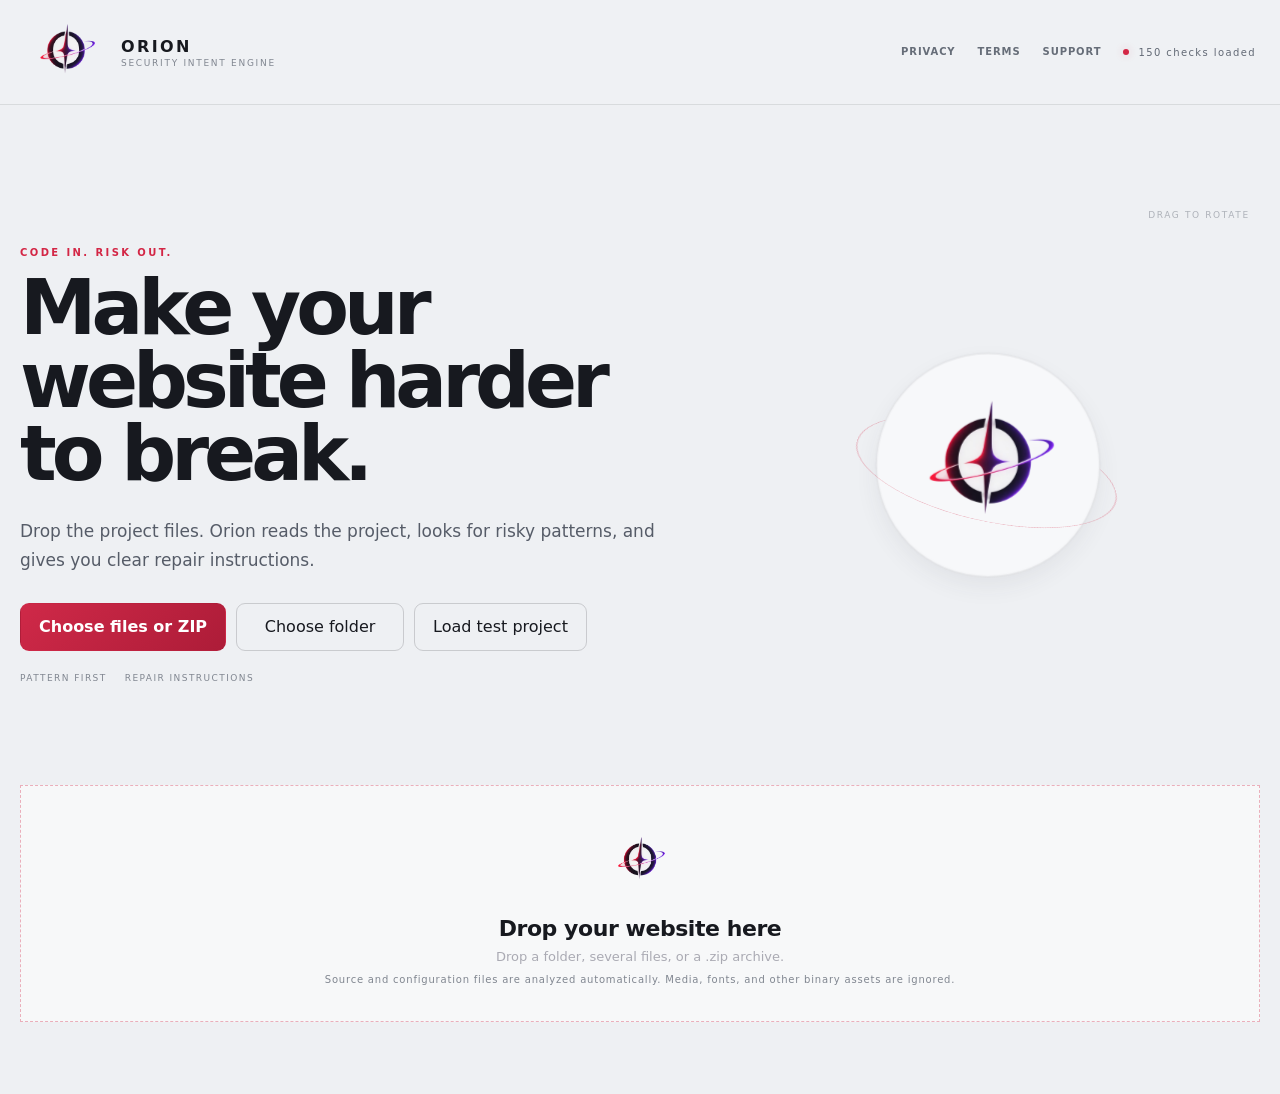
<file: index.html>
<!doctype html>
<html lang="en">
<head>
  <meta charset="utf-8" />
  <meta name="viewport" content="width=device-width, initial-scale=1" />
  <meta name="description" content="A deterministic website security intent engine that finds risky code and compiles repair instructions." />
  <title>ORION — Security Intent Engine</title>
  <link rel="icon" href="orion-favicon-64.png?v=3" type="image/png" sizes="64x64" />
  <link rel="icon" href="orion-favicon-256.png?v=3" type="image/png" sizes="256x256" />
  <link rel="apple-touch-icon" href="orion-favicon-180.png?v=3" sizes="180x180" />
  <meta name="theme-color" content="#f0f1f4" />
  <link rel="shortcut icon" href="orion-favicon-32.png?v=3" type="image/png" />
  <link rel="stylesheet" href="styles.css" />
</head>
<body>
  <div class="bg-grid" aria-hidden="true"></div>
  <div class="noise" aria-hidden="true"></div>

  <header class="topbar">
    <div class="brand" aria-label="ORION Security Intent Engine">
      <div class="brand-mark" id="brandMark" aria-hidden="true"><img src="orion-icon.webp" alt="" /></div>
      <div>
        <div class="brand-name">ORION</div>
        <div class="brand-sub">SECURITY INTENT ENGINE</div>
      </div>
    </div>
    <nav class="top-nav" aria-label="Primary">
      <a href="privacy.html">Privacy</a>
      <a href="terms.html">Terms</a>
      <a href="mailto:dewifystores@gmail.com">Support</a>
    </nav>
    <div class="top-status">
      <span class="status-dot"></span>
      <span id="engineCount">0 rules loaded</span>
    </div>
  </header>

  <main class="shell">
    <section class="hero" id="hero">
      <div class="hero-copy">
        <p class="eyebrow">CODE IN. RISK OUT.</p>
        <h1>Make your website harder to break.</h1>
        <p class="lede">Drop the project files. Orion reads the project, looks for risky patterns, and gives you clear repair instructions.</p>
        <div class="hero-actions">
          <button class="btn btn-primary" id="chooseBtn" aria-haspopup="menu" aria-expanded="false">Choose files or ZIP</button>
          <button class="btn btn-ghost" id="folderBtn">Choose folder</button>
          <div class="picker-menu hidden" id="pickerMenu" role="menu" aria-label="Choose project source">
            <button type="button" role="menuitem" id="pickFilesBtn">Files or ZIP</button>
            <button type="button" role="menuitem" id="pickFolderBtn">Folder</button>
          </div>
          <button class="btn btn-ghost" id="demoBtn">Load test project</button>
          <input id="fileInput" type="file" hidden multiple />
          <input id="folderInput" type="file" hidden multiple webkitdirectory directory />
          <input id="addFilesInput" type="file" hidden multiple />
          <input id="addFolderInput" type="file" hidden multiple webkitdirectory directory />
        </div>
        <div class="trust-row">
          <span>PATTERN FIRST</span>
          <span>REPAIR INSTRUCTIONS</span>
        </div>
      </div>

      <div class="scene-wrap" id="sceneWrap" aria-label="Interactive 3D security core">
        <div class="scene-hint">DRAG TO ROTATE</div>
        <div class="scene">
          <div class="core" id="core" aria-hidden="true">
            <div class="core-plate">
              <span class="core-glow core-glow-red"></span>
              <img class="core-emblem" src="orion-icon.webp" alt="" />
              <span class="core-glow core-glow-purple"></span>
            </div>
            <div class="core-edge"></div>
          </div>
          <div class="orbit orbit-a"></div>
          <div class="orbit orbit-b"></div>
          <div class="orbit orbit-c"></div>
          <div class="particle p1"></div><div class="particle p2"></div><div class="particle p3"></div><div class="particle p4"></div>
        </div>
      </div>
    </section>

    <section class="drop-zone" id="dropZone" tabindex="0" aria-label="Drop website files here">
      <div class="drop-icon" aria-hidden="true"><img src="orion-icon.webp" alt="" /></div>
      <div class="drop-title">Drop your website here</div>
      <div class="drop-meta">Drop a folder, several files, or a .zip archive.</div>
      <div class="drop-sub">Source and configuration files are analyzed automatically. Media, fonts, and other binary assets are ignored.</div>
    </section>

    <section class="scan-panel hidden" id="scanPanel">
      <div class="panel-head">
        <div>
          <p class="eyebrow">SECURITY CHECK</p>
          <h2 id="projectName">Untitled project</h2>
        </div>
        <div class="panel-head-actions"><button class="text-btn" id="addMoreBtn">Add more</button><button class="text-btn" id="rescanBtn">Rescan</button><div class="loaded-status" id="loadedStatus">0 files loaded</div><div class="scan-state" id="scanState">READY</div></div>
      </div>

      <div class="telemetry-grid">
        <div class="metric-card"><span>Files</span><strong id="metricFiles">0</strong><small id="metricFilesHint">source files</small></div>
        <div class="metric-card"><span>Checks</span><strong id="metricRules">0</strong><small>security checks</small></div>
        <div class="metric-card"><span>Problems</span><strong id="metricFindings">0</strong><small id="metricFindingsHint">waiting</small></div>
        <div class="metric-card"><span>Security score</span><strong id="metricScore">—</strong><small>higher is better</small></div>
      </div>

      <section class="plain-summary" id="plainSummary" aria-live="polite">
        <div class="plain-summary-mark" aria-hidden="true"></div>
        <div>
          <div class="plain-summary-kicker">AT A GLANCE</div>
          <div class="plain-summary-title" id="plainSummaryTitle">Orion is ready.</div>
          <div class="plain-summary-copy" id="plainSummaryCopy">Here is what needs attention and where it came from.</div>
        </div>
      </section>

      <div class="scan-progress-wrap">
        <div class="progress-label"><span id="progressText">Ready to scan</span><span id="progressPct">0%</span></div>
        <div class="progress-track"><div class="progress-fill" id="progressFill"></div></div>
      </div>

      <section class="findings-section">
        <div class="section-head">
          <div>
            <p class="eyebrow">WHAT ORION FOUND</p>
            <h3>What Orion found.</h3>
            <p>Each item shows what was found, why it matters, and what should change.</p>
          </div>
          <div class="section-head-actions"><button class="text-btn hidden" id="copyVisibleBtn">Copy visible</button><button class="text-btn hidden" id="copySummaryBtn">Copy summary</button></div>
        </div>
        <div class="finding-tools"><label class="finding-search"><span class="sr-only">Search findings</span><input id="findingSearch" type="search" placeholder="Search findings, files, rules…" autocomplete="off" /></label><button class="text-btn hidden" id="clearFindingSearch">Clear</button></div>
        <div class="filters" id="filters">
          <button class="filter active" data-filter="all">All</button>
          <button class="filter" data-filter="critical">Urgent</button>
          <button class="filter" data-filter="high">Important</button>
          <button class="filter" data-filter="medium">Fix</button>
          <button class="filter" data-filter="low">Check</button>
          <button class="filter" data-filter="advisory">Review</button>
        </div>
        <div class="finding-list" id="findingList">
          <div class="empty-state"><span class="empty-line"></span><span>No scan yet.</span></div>
        </div>
        <div class="finding-overflow hidden" id="findingOverflow">
          <button class="see-all-btn" id="seeAllBtn" type="button">See all findings</button>
        </div>
      </section>

      <section class="prompt-card hidden" id="promptCard">
        <div class="card-head">
          <div><h3>Repair instructions</h3><p>Orion can write focused repair instructions for Claude, Kimi, or another coding agent.</p></div>
          <div class="prompt-actions">
            <button class="text-btn" id="copyPromptBtn" disabled>Copy prompt</button>
            <button class="btn btn-primary btn-small" id="downloadPromptBtn" disabled>Save instructions</button>
          </div>
        </div>
        <div id="promptOutput" class="prompt-output" role="textbox" aria-readonly="true" tabindex="0" aria-label="Generated repair instructions">Orion will generate the repair instructions after the analysis is completely finished.</div>
      </section>

      <div class="footer-actions">
        <div class="footer-links" aria-label="Site information">
          <a href="privacy.html">Privacy</a>
          <a href="terms.html">Terms</a>
          <a href="mailto:dewifystores@gmail.com">Support</a>
        </div>
        <div class="footer-actions-buttons">
          <button class="btn btn-ghost" id="downloadReportBtn" disabled>Save security report</button><button class="btn btn-ghost" id="downloadSarifBtn" disabled>Save SARIF</button>
          <button class="btn btn-ghost" id="resetBtn">Start another scan</button>
        </div>
      </div>
    </section>
  </main>

  <div class="toast" id="toast" role="status" aria-live="polite"></div>
  <script src="knowledge.js"></script>
  <script src="pattern-pack.js"></script>
  <script src="engine.js"></script>
  <script src="app.js"></script>
</body>
</html>
</file>
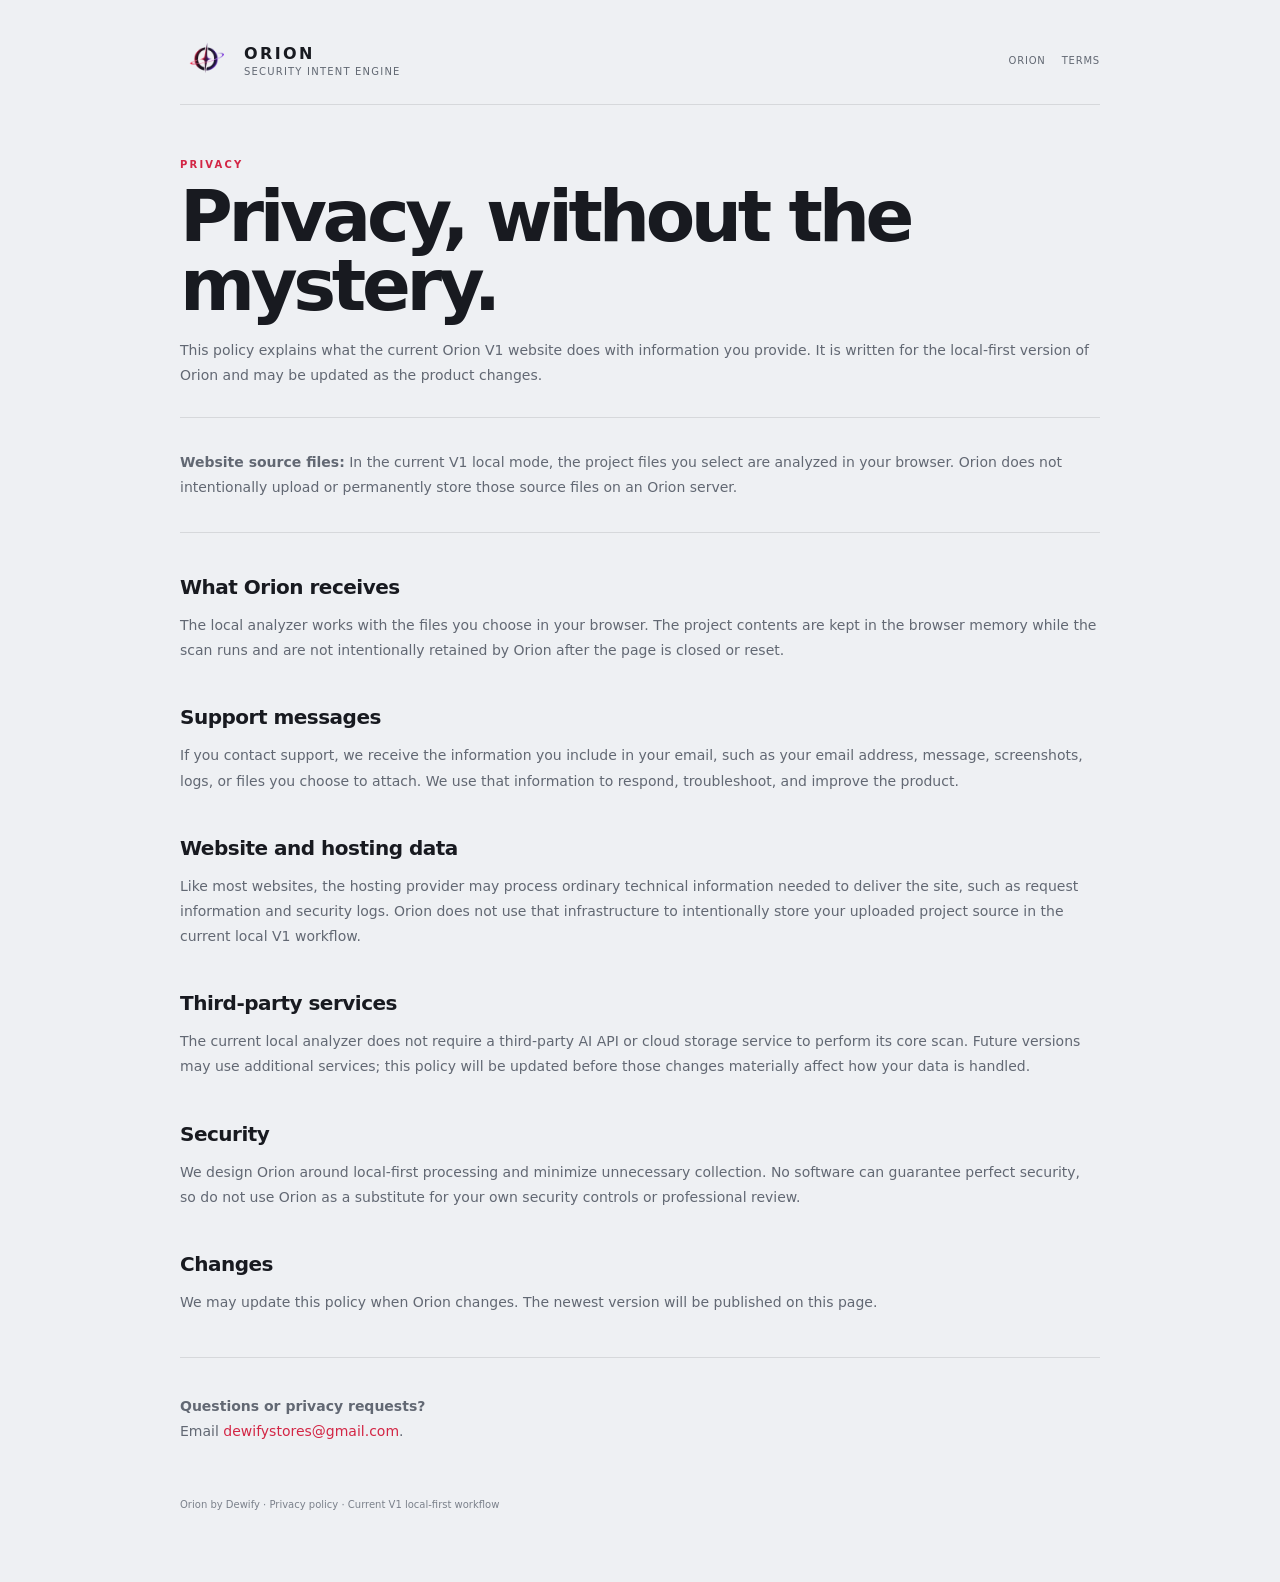
<file: privacy.html>
<!doctype html>
<html lang="en">
<head>
<meta charset="utf-8">
<meta name="viewport" content="width=device-width,initial-scale=1">
<meta name="description" content="Orion privacy policy for the local-first Security Intent Engine.">
<title>ORION — Privacy</title>
<link rel="icon" href="orion-favicon-64.png" type="image/png">
<style>
:root{--bg:#eef0f3;--surface:#fafbfc;--text:#181a20;--muted:#626873;--line:rgba(20,22,28,.11);--red:#d32645;--purple:#6743d0}*{box-sizing:border-box}html{scroll-behavior:auto}body{margin:0;background:var(--bg);color:var(--text);font-family:Inter,ui-sans-serif,system-ui,-apple-system,"Segoe UI",sans-serif}.page{width:min(920px,calc(100% - 32px));margin:0 auto;padding:34px 0 72px}.top{display:flex;align-items:center;gap:12px;border-bottom:1px solid var(--line);padding-bottom:18px}.top img{width:52px;height:52px;object-fit:contain}.brand{font-weight:850;letter-spacing:.15em}.sub{color:var(--muted);font-size:10px;letter-spacing:.12em;margin-top:3px}.nav{display:flex;gap:16px;margin-left:auto;font-size:10px;text-transform:uppercase;letter-spacing:.08em}.nav a{color:var(--muted);text-decoration:none}.nav a:hover{color:var(--red)}main{padding-top:54px}.eyebrow{font-size:10px;letter-spacing:.22em;color:var(--red);font-weight:800}h1{font-size:clamp(42px,7vw,72px);line-height:.96;letter-spacing:-.06em;margin:12px 0 18px}h2{font-size:20px;letter-spacing:-.025em;margin:42px 0 10px}p,li{font-size:14px;line-height:1.8;color:var(--muted)}ul{padding-left:22px}.notice{margin:28px 0;padding:18px 0;border-top:1px solid var(--line);border-bottom:1px solid var(--line)}.contact{margin-top:42px;padding-top:22px;border-top:1px solid var(--line)}.contact a{color:var(--red);text-decoration:none}.footer{margin-top:54px;font-size:10px;color:#7b818b}@media(max-width:680px){.nav{display:none}}
</style>
</head>
<body><div class="page"><header class="top"><img src="orion-icon.webp" alt="Orion"><div><div class="brand">ORION</div><div class="sub">SECURITY INTENT ENGINE</div></div><nav class="nav"><a href="index.html">Orion</a><a href="terms.html">Terms</a></nav></header><main><div class="eyebrow">PRIVACY</div><h1>Privacy, without the mystery.</h1><p>This policy explains what the current Orion V1 website does with information you provide. It is written for the local-first version of Orion and may be updated as the product changes.</p><div class="notice"><p><strong>Website source files:</strong> In the current V1 local mode, the project files you select are analyzed in your browser. Orion does not intentionally upload or permanently store those source files on an Orion server.</p></div><h2>What Orion receives</h2><p>The local analyzer works with the files you choose in your browser. The project contents are kept in the browser memory while the scan runs and are not intentionally retained by Orion after the page is closed or reset.</p><h2>Support messages</h2><p>If you contact support, we receive the information you include in your email, such as your email address, message, screenshots, logs, or files you choose to attach. We use that information to respond, troubleshoot, and improve the product.</p><h2>Website and hosting data</h2><p>Like most websites, the hosting provider may process ordinary technical information needed to deliver the site, such as request information and security logs. Orion does not use that infrastructure to intentionally store your uploaded project source in the current local V1 workflow.</p><h2>Third-party services</h2><p>The current local analyzer does not require a third-party AI API or cloud storage service to perform its core scan. Future versions may use additional services; this policy will be updated before those changes materially affect how your data is handled.</p><h2>Security</h2><p>We design Orion around local-first processing and minimize unnecessary collection. No software can guarantee perfect security, so do not use Orion as a substitute for your own security controls or professional review.</p><h2>Changes</h2><p>We may update this policy when Orion changes. The newest version will be published on this page.</p><div class="contact"><p><strong>Questions or privacy requests?</strong><br>Email <a href="mailto:dewifystores@gmail.com">dewifystores@gmail.com</a>.</p></div></main><div class="footer">Orion by Dewify · Privacy policy · Current V1 local-first workflow</div></div></body></html>
</file>
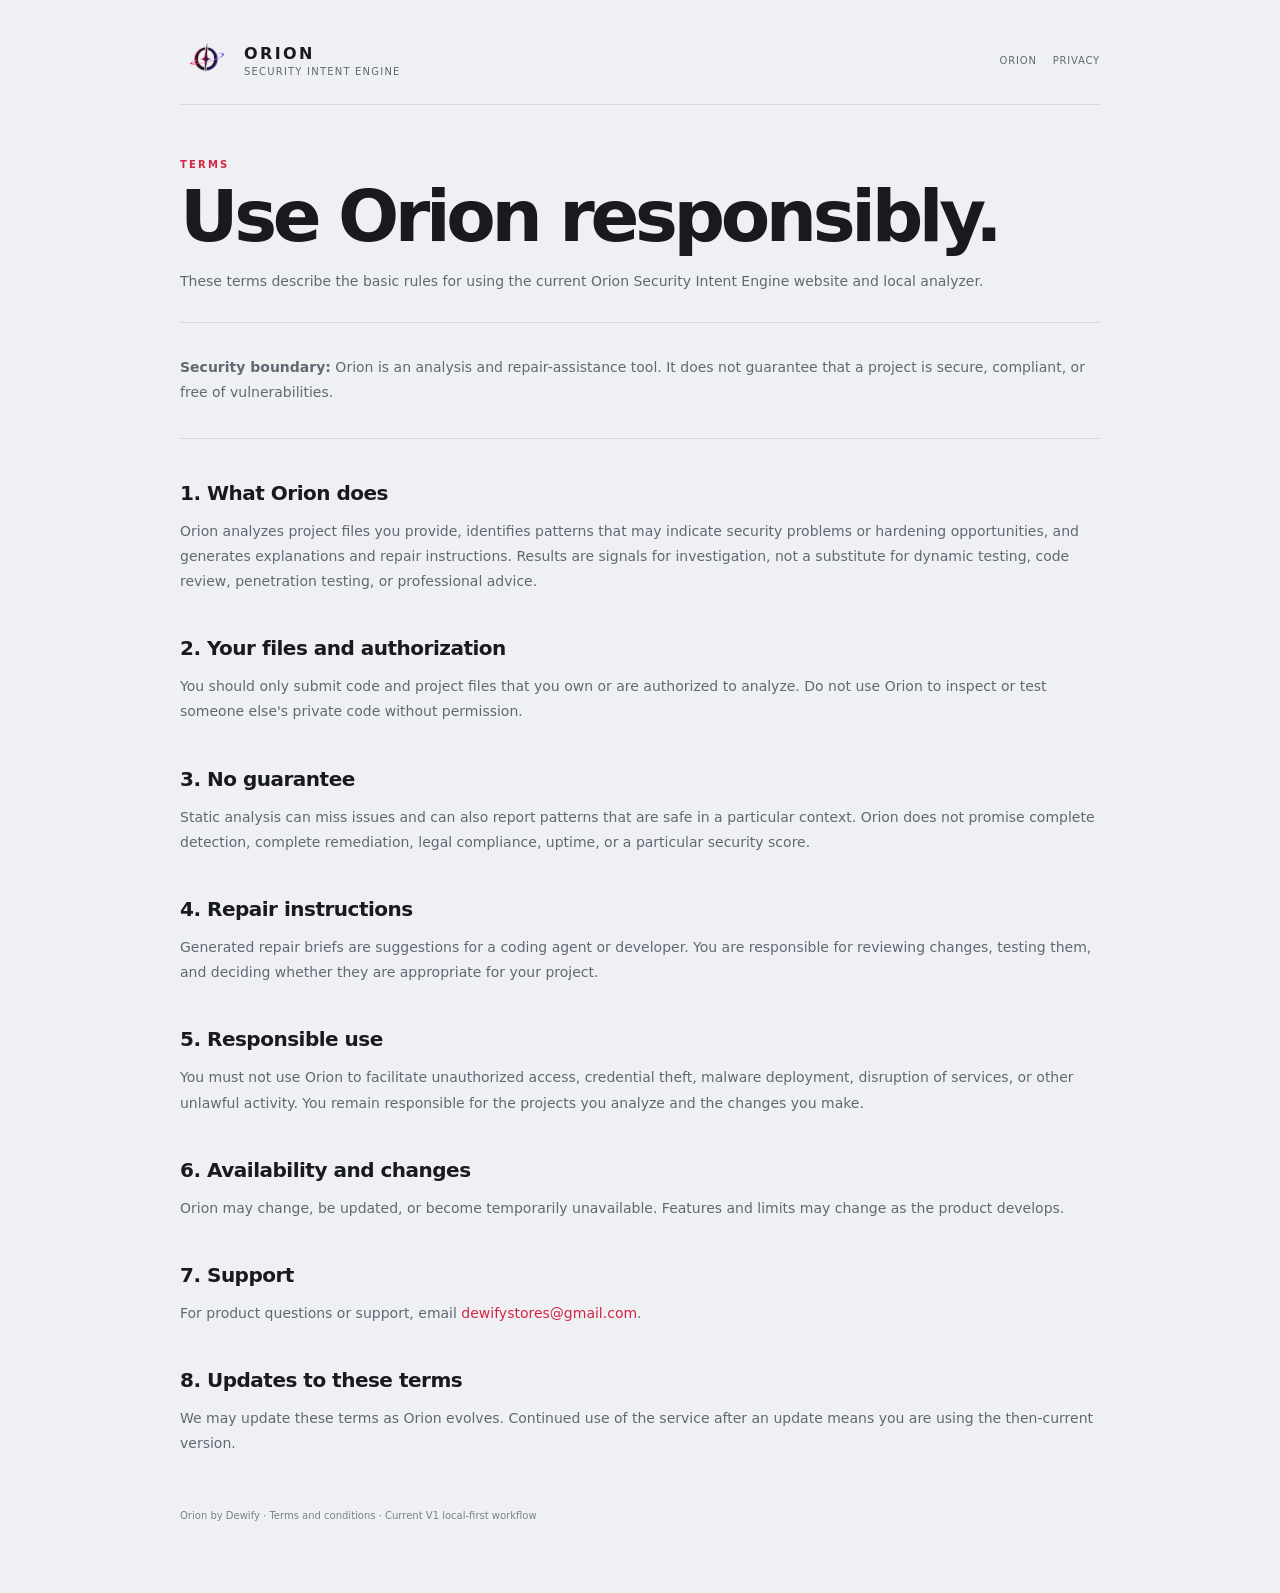
<file: terms.html>
<!doctype html>
<html lang="en">
<head>
<meta charset="utf-8">
<meta name="viewport" content="width=device-width,initial-scale=1">
<meta name="description" content="Orion terms and conditions.">
<title>ORION — Terms</title>
<link rel="icon" href="orion-favicon-64.png" type="image/png">
<style>
:root{--bg:#eef0f3;--text:#181a20;--muted:#626873;--line:rgba(20,22,28,.11);--red:#d32645;--purple:#6743d0}*{box-sizing:border-box}html{scroll-behavior:auto}body{margin:0;background:var(--bg);color:var(--text);font-family:Inter,ui-sans-serif,system-ui,-apple-system,"Segoe UI",sans-serif}.page{width:min(920px,calc(100% - 32px));margin:0 auto;padding:34px 0 72px}.top{display:flex;align-items:center;gap:12px;border-bottom:1px solid var(--line);padding-bottom:18px}.top img{width:52px;height:52px;object-fit:contain}.brand{font-weight:850;letter-spacing:.15em}.sub{color:var(--muted);font-size:10px;letter-spacing:.12em;margin-top:3px}.nav{display:flex;gap:16px;margin-left:auto;font-size:10px;text-transform:uppercase;letter-spacing:.08em}.nav a{color:var(--muted);text-decoration:none}.nav a:hover{color:var(--red)}main{padding-top:54px}.eyebrow{font-size:10px;letter-spacing:.22em;color:var(--red);font-weight:800}h1{font-size:clamp(42px,7vw,72px);line-height:.96;letter-spacing:-.06em;margin:12px 0 18px}h2{font-size:20px;letter-spacing:-.025em;margin:42px 0 10px}p,li{font-size:14px;line-height:1.8;color:var(--muted)}ul{padding-left:22px}.notice{margin:28px 0;padding:18px 0;border-top:1px solid var(--line);border-bottom:1px solid var(--line)}a{color:var(--red);text-decoration:none}.footer{margin-top:54px;font-size:10px;color:#7b818b}@media(max-width:680px){.nav{display:none}}
</style>
</head>
<body><div class="page"><header class="top"><img src="orion-icon.webp" alt="Orion"><div><div class="brand">ORION</div><div class="sub">SECURITY INTENT ENGINE</div></div><nav class="nav"><a href="index.html">Orion</a><a href="privacy.html">Privacy</a></nav></header><main><div class="eyebrow">TERMS</div><h1>Use Orion responsibly.</h1><p>These terms describe the basic rules for using the current Orion Security Intent Engine website and local analyzer.</p><div class="notice"><p><strong>Security boundary:</strong> Orion is an analysis and repair-assistance tool. It does not guarantee that a project is secure, compliant, or free of vulnerabilities.</p></div><h2>1. What Orion does</h2><p>Orion analyzes project files you provide, identifies patterns that may indicate security problems or hardening opportunities, and generates explanations and repair instructions. Results are signals for investigation, not a substitute for dynamic testing, code review, penetration testing, or professional advice.</p><h2>2. Your files and authorization</h2><p>You should only submit code and project files that you own or are authorized to analyze. Do not use Orion to inspect or test someone else's private code without permission.</p><h2>3. No guarantee</h2><p>Static analysis can miss issues and can also report patterns that are safe in a particular context. Orion does not promise complete detection, complete remediation, legal compliance, uptime, or a particular security score.</p><h2>4. Repair instructions</h2><p>Generated repair briefs are suggestions for a coding agent or developer. You are responsible for reviewing changes, testing them, and deciding whether they are appropriate for your project.</p><h2>5. Responsible use</h2><p>You must not use Orion to facilitate unauthorized access, credential theft, malware deployment, disruption of services, or other unlawful activity. You remain responsible for the projects you analyze and the changes you make.</p><h2>6. Availability and changes</h2><p>Orion may change, be updated, or become temporarily unavailable. Features and limits may change as the product develops.</p><h2>7. Support</h2><p>For product questions or support, email <a href="mailto:dewifystores@gmail.com">dewifystores@gmail.com</a>.</p><h2>8. Updates to these terms</h2><p>We may update these terms as Orion evolves. Continued use of the service after an update means you are using the then-current version.</p></main><div class="footer">Orion by Dewify · Terms and conditions · Current V1 local-first workflow</div></div></body></html>
</file>
<file: styles.css>
:root {
  --bg: #e9ebef;
  --panel: rgba(247,248,250,.88);
  --panel-2: rgba(241,243,246,.94);
  --line: rgba(18,20,26,.10);
  --line-strong: rgba(18,20,26,.17);
  --text: #161922;
  --muted: #5e6470;
  --muted-2: #7c818c;
  --violet: #7153d6;
  --violet-2: #5637bd;
  --danger: #d93852;
  --warn: #b87515;
  --ok: #2d8a62;
}
* { box-sizing: border-box; }
html { scroll-behavior: smooth; }
body { margin: 0; min-height: 100vh; background: radial-gradient(circle at 74% 8%, rgba(115,83,214,.11), transparent 25%), radial-gradient(circle at 12% 22%, rgba(217,56,82,.07), transparent 24%), var(--bg); color: var(--text); font-family: Inter, ui-sans-serif, system-ui, -apple-system, BlinkMacSystemFont, "Segoe UI", sans-serif; overflow-x: hidden; }
button, input { font: inherit; }
button { cursor: pointer; }
.hidden { display:none !important; }
.bg-grid { position: fixed; inset: 0; pointer-events: none; opacity: .30; background-image: linear-gradient(rgba(255,255,255,.025) 1px, transparent 1px), linear-gradient(90deg, rgba(255,255,255,.025) 1px, transparent 1px); background-size: 42px 42px; mask-image: linear-gradient(to bottom, black 0%, transparent 85%); }
.noise { position: fixed; inset:0; pointer-events:none; opacity:.035; background-image:url("data:image/svg+xml,%3Csvg xmlns='http://www.w3.org/2000/svg' width='120' height='120'%3E%3Cfilter id='n'%3E%3CfeTurbulence type='fractalNoise' baseFrequency='.85' numOctaves='2' stitchTiles='stitch'/%3E%3C/filter%3E%3Crect width='100%25' height='100%25' filter='url(%23n)' opacity='.18'/%3E%3C/svg%3E"); }
.topbar { position: sticky; top:0; z-index:50; height:72px; padding:0 28px; display:flex; align-items:center; justify-content:space-between; border-bottom:1px solid var(--line); background:rgba(235,237,241,.88); backdrop-filter: none; }
.brand { display:flex; align-items:center; gap:11px; }
.brand-mark { width:34px; height:34px; display:grid; grid-template-columns:1fr 1fr; gap:3px; transform:rotate(-9deg); }
.brand-mark span { display:block; background:linear-gradient(140deg,#fff,rgba(166,124,255,.28)); border:1px solid rgba(255,255,255,.16); box-shadow:0 0 12px rgba(166,124,255,.12); }
.brand-name { font-weight:800; letter-spacing:.12em; font-size:15px; }
.brand-sub { font-size:9px; letter-spacing:.19em; color:var(--muted-2); margin-top:2px; }
.top-status { font-size:10px; letter-spacing:.14em; color:var(--muted); display:flex; align-items:center; gap:9px; }
.status-dot { width:6px; height:6px; border-radius:50%; background:var(--ok); box-shadow:0 0 12px rgba(126,240,181,.7); }
.status-divider { width:1px; height:13px; background:var(--line-strong); }
.shell { width:min(1300px, calc(100% - 40px)); margin:0 auto; padding:40px 0 72px; }
.hero { min-height:640px; display:grid; grid-template-columns:1.1fr .9fr; align-items:center; gap:34px; }
.eyebrow { color:var(--violet); font-size:10px; letter-spacing:.24em; font-weight:800; margin:0 0 14px; }
h1 { font-size:clamp(48px,6vw,86px); line-height:.95; letter-spacing:-.065em; max-width:760px; margin:0; }
.lede { max-width:660px; color:#565c68; font-size:17px; line-height:1.7; margin:26px 0 28px; }
.hero-actions { display:flex; gap:10px; flex-wrap:wrap; }
.btn { border:1px solid var(--line-strong); background:rgba(255,255,255,.03); color:var(--text); height:46px; padding:0 18px; transition:transform .18s ease, background .18s ease, border-color .18s ease; }
.btn:hover { transform:translateY(-2px); background:rgba(255,255,255,.06); border-color:rgba(255,255,255,.24); }
.btn-primary { background:linear-gradient(135deg, #d7cbff, #9d74ff); color:#101014; border-color:transparent; box-shadow:0 12px 28px rgba(116,64,255,.20); font-weight:800; }
.btn-primary:hover { background:linear-gradient(135deg, #eee9ff, #ad8cff); }
.btn-ghost { background:transparent; }
.btn-small { height:40px; padding:0 14px; }
.text-btn { border:0; background:transparent; color:var(--violet); padding:0; font-size:12px; }
.text-btn:disabled, .btn:disabled { opacity:.42; cursor:not-allowed; transform:none; }
.trust-row { display:flex; flex-wrap:wrap; gap:18px; margin-top:22px; color:var(--muted-2); font-size:9px; letter-spacing:.16em; }
.scene-wrap { position:relative; height:560px; display:grid; place-items:center; perspective:1200px; user-select:none; }
.scene { width:360px; height:360px; position:relative; transform-style:preserve-3d; transition:transform .12s ease-out; }
.core { width:160px; height:160px; position:absolute; top:100px; left:100px; transform-style:preserve-3d; transform:rotateX(-22deg) rotateY(32deg) rotateZ(8deg); animation:float 6s ease-in-out infinite; }
.core-face { position:absolute; inset:0; display:grid; place-items:center; border:1px solid rgba(255,255,255,.16); background:linear-gradient(135deg, rgba(255,255,255,.09), rgba(113,59,255,.18)); box-shadow: inset 0 0 35px rgba(255,255,255,.05), 0 0 55px rgba(111,60,255,.13); font-size:42px; font-weight:800; letter-spacing:.08em; color:#eeeaff; backface-visibility:hidden; }
.core-face.front { transform:translateZ(80px); } .core-face.back { transform:rotateY(180deg) translateZ(80px); } .core-face.right { transform:rotateY(90deg) translateZ(80px); } .core-face.left { transform:rotateY(-90deg) translateZ(80px); } .core-face.top { transform:rotateX(90deg) translateZ(80px); } .core-face.bottom { transform:rotateX(-90deg) translateZ(80px); }
.orbit { position:absolute; inset:55px; border:1px solid rgba(166,124,255,.26); border-radius:50%; transform-style:preserve-3d; }
.orbit-a { transform:rotateX(68deg) rotateY(12deg); animation:spin 12s linear infinite; } .orbit-b { inset:35px 72px; transform:rotateY(72deg) rotateX(12deg); animation:spinReverse 15s linear infinite; } .orbit-c { inset:85px 22px; transform:rotateZ(78deg) rotateX(28deg); animation:spin 18s linear infinite; }
.particle { position:absolute; width:6px; height:6px; border-radius:50%; background:#e8deff; box-shadow:0 0 16px rgba(176,137,255,.8); }
.p1 { top:54px; left:230px; } .p2 { top:256px; left:58px; } .p3 { bottom:48px; right:68px; } .p4 { top:112px; right:24px; }
.scene-hint { position:absolute; top:5px; right:10px; color:var(--muted-2); font-size:9px; letter-spacing:.18em; }
@keyframes float { 0%,100% { transform:rotateX(-22deg) rotateY(32deg) rotateZ(8deg) translateY(0); } 50% { transform:rotateX(-22deg) rotateY(32deg) rotateZ(8deg) translateY(-18px); } } @keyframes spin { to { transform:rotateX(68deg) rotateY(12deg) rotateZ(360deg); } } @keyframes spinReverse { to { transform:rotateY(72deg) rotateX(12deg) rotateZ(-360deg); } }
.drop-zone { min-height:230px; border:1px dashed rgba(166,124,255,.42); background:linear-gradient(180deg, rgba(166,124,255,.035), rgba(255,255,255,.012)); display:grid; place-items:center; align-content:center; text-align:center; padding:36px; position:relative; overflow:hidden; transition:border-color .18s ease, background .18s ease, transform .18s ease; }
.drop-zone::before { content:""; position:absolute; inset:-1px; background:linear-gradient(90deg, transparent, rgba(166,124,255,.09), transparent); transform:translateX(-100%); }
.drop-zone:hover::before, .drop-zone.dragging::before { animation:sweep 1.2s ease; }
.drop-zone.dragging { border-color:rgba(214,203,255,.9); background:rgba(166,124,255,.07); transform:translateY(-2px); }
@keyframes sweep { to { transform:translateX(100%); } }
.drop-icon { width:48px; height:48px; border:1px solid rgba(255,255,255,.14); display:grid; place-items:center; color:var(--violet); font-size:24px; margin-bottom:14px; }
.drop-title { font-size:22px; font-weight:800; letter-spacing:-.02em; } .drop-meta { color:#aaaab3; margin-top:8px; font-size:13px; } .drop-sub { color:var(--muted-2); font-size:10px; margin-top:10px; letter-spacing:.08em; }
.scan-panel { margin-top:22px; border:1px solid var(--line); background:var(--panel); box-shadow:0 24px 80px rgba(0,0,0,.25); }
.panel-head { display:flex; align-items:flex-start; justify-content:space-between; padding:24px 24px 18px; border-bottom:1px solid var(--line); } .panel-head h2 { margin:0; font-size:24px; letter-spacing:-.03em; }
.scan-state { padding:7px 10px; border:1px solid var(--line-strong); font-size:9px; letter-spacing:.18em; color:var(--muted); }
.telemetry-grid { display:grid; grid-template-columns:repeat(4,1fr); border-bottom:1px solid var(--line); } .metric-card { padding:18px 20px; border-right:1px solid var(--line); } .metric-card:last-child { border-right:0; } .metric-card span { display:block; font-size:10px; letter-spacing:.12em; color:var(--muted-2); text-transform:uppercase; } .metric-card strong { display:block; font-size:30px; margin:6px 0 3px; letter-spacing:-.04em; } .metric-card small { color:var(--muted); font-size:10px; }
.plain-summary { margin:18px 24px 0; padding:18px 20px; border:1px solid rgba(166,124,255,.22); background:linear-gradient(90deg, rgba(166,124,255,.07), rgba(255,255,255,.018)); display:flex; gap:14px; align-items:flex-start; box-shadow:inset 0 1px 0 rgba(255,255,255,.035); }
.plain-summary-mark { width:10px; height:10px; margin-top:5px; border:1px solid rgba(220,209,255,.9); box-shadow:0 0 18px rgba(166,124,255,.55); flex:0 0 auto; }
.plain-summary-kicker { color:var(--muted-2); font-size:9px; letter-spacing:.17em; margin-bottom:5px; }
.plain-summary-title { font-size:15px; font-weight:800; letter-spacing:-.01em; }
.plain-summary-copy { color:var(--muted); font-size:12px; line-height:1.6; margin-top:4px; max-width:920px; }
.scan-progress-wrap { padding:18px 24px 0; } .progress-label { display:flex; justify-content:space-between; font-size:10px; color:var(--muted); margin-bottom:8px; } .progress-track { height:5px; background:#16161c; overflow:hidden; } .progress-fill { width:0%; height:100%; background:linear-gradient(90deg,#8060ff,#dbceff); box-shadow:0 0 18px rgba(166,124,255,.45); transition:width .16s ease; }
.workspace-grid { display:grid; grid-template-columns:1.2fr .8fr; gap:16px; padding:24px; }
.findings-card, .detail-card, .prompt-card { border:1px solid var(--line); background:var(--panel-2); }
.card-head { min-height:62px; display:flex; align-items:center; justify-content:space-between; gap:12px; padding:15px 18px; border-bottom:1px solid var(--line); } .card-head h3 { margin:0; font-size:14px; } .card-head p { margin:4px 0 0; color:var(--muted); font-size:11px; line-height:1.5; max-width:700px; }
.filters { display:flex; gap:6px; padding:10px 12px; border-bottom:1px solid var(--line); } .filter { border:1px solid var(--line); background:transparent; color:var(--muted); padding:6px 9px; font-size:10px; } .filter.active { border-color:rgba(166,124,255,.45); color:#e5ddff; background:rgba(166,124,255,.08); }
.finding-list { max-height:560px; overflow:auto; } .finding-row { display:grid; grid-template-columns:7px 1fr auto; gap:12px; padding:14px 16px; border-bottom:1px solid rgba(255,255,255,.055); transition:background .14s ease; } .finding-row:hover, .finding-row.selected { background:rgba(166,124,255,.055); } .sev-bar { width:7px; min-height:44px; background:#666; } .sev-bar.critical { background:#ff3659; } .sev-bar.high { background:#ff6a7e; } .sev-bar.medium { background:#ffbe66; } .sev-bar.low { background:#74d6ff; } .finding-title { margin:0; font-size:12px; font-weight:750; } .finding-meta { margin-top:4px; color:var(--muted); font-size:10px; } .finding-meta code { color:#bfb5ff; } .pill { border:1px solid var(--line-strong); padding:5px 7px; font-size:9px; letter-spacing:.12em; color:var(--muted); } .pill.critical { color:#ff95a6; border-color:rgba(255,53,89,.3); } .pill.high { color:#ffacb8; border-color:rgba(255,106,126,.3); } .pill.medium { color:#ffd49f; border-color:rgba(255,190,102,.3); } .pill.low { color:#9cdef7; border-color:rgba(116,214,255,.3); }
.detail-content { padding:18px; } .location-chip { display:inline-block; padding:7px 9px; border:1px solid var(--line); background:#0c0c10; color:#bdb8ca; font:10px ui-monospace, SFMono-Regular, Menlo, Consolas, monospace; word-break:break-all; }
.technical-details { margin-top:18px; border-top:1px solid var(--line); padding-top:12px; }
.technical-details summary { cursor:pointer; color:var(--muted); font-size:10px; letter-spacing:.08em; }
.technical-body { margin-top:12px; color:#565c68; font-size:10px; line-height:1.7; }
.technical-body code { color:#c8bcff; }
.technical-body > div + div { margin-top:4px; }
.technical-label { margin-top:12px; color:var(--muted-2); font-size:9px; letter-spacing:.12em; text-transform:uppercase; }
 .detail-section + .detail-section { margin-top:18px; } .detail-label { font-size:9px; letter-spacing:.14em; color:var(--muted-2); text-transform:uppercase; margin-bottom:6px; } .detail-value { font-size:12px; line-height:1.65; color:#d7d7de; } .evidence { margin:0; padding:13px; background:#e2e5ea; border:1px solid var(--line); overflow:auto; font:11px/1.6 ui-monospace, SFMono-Regular, Menlo, Consolas, monospace; color:#343a45; white-space:pre-wrap; }
.prompt-card { margin:0 24px 24px; } .prompt-actions { display:flex; gap:12px; align-items:center; } .prompt-output { margin:0; min-height:340px; max-height:540px; overflow:auto; padding:18px; font:11px/1.65 ui-monospace, SFMono-Regular, Menlo, Consolas, monospace; color:#2f3440; background:#e4e7eb; white-space:pre-wrap; }
.footer-actions { display:flex; justify-content:flex-end; gap:8px; padding:0 24px 24px; }
.empty-state { min-height:180px; display:grid; place-items:center; align-content:center; color:var(--muted-2); font-size:11px; gap:8px; padding:24px; text-align:center; } .empty-line { width:46px; height:1px; background:var(--line-strong); } .detail-empty { min-height:350px; }
.toast { position:fixed; left:50%; bottom:22px; transform:translate(-50%,20px); padding:10px 13px; background:#f6f7f9; border:1px solid var(--line-strong); color:#171b24; font-size:11px; opacity:0; pointer-events:none; transition:all .2s ease; z-index:100; } .toast.show { opacity:1; transform:translate(-50%,0); }
@media (max-width: 900px) { .hero { grid-template-columns:1fr; min-height:auto; padding-bottom:40px; } .scene-wrap { height:400px; } .telemetry-grid { grid-template-columns:1fr 1fr; } .metric-card:nth-child(2) { border-right:0; } .metric-card { border-bottom:1px solid var(--line); } .workspace-grid { grid-template-columns:1fr; } }
@media (max-width: 620px) { .topbar { padding:0 14px; } .top-status { display:none; } .shell { width:min(100% - 24px, 1300px); padding-top:24px; } h1 { font-size:48px; } .scene { transform:scale(.84); } .workspace-grid { padding:14px; } .prompt-card { margin:0 14px 14px; } .plain-summary { margin:14px 14px 0; padding:15px; } .plain-summary { margin:18px 24px 0; padding:18px 20px; border:1px solid rgba(166,124,255,.22); background:linear-gradient(90deg, rgba(166,124,255,.07), rgba(255,255,255,.018)); display:flex; gap:14px; align-items:flex-start; box-shadow:inset 0 1px 0 rgba(255,255,255,.035); }
.plain-summary-mark { width:10px; height:10px; margin-top:5px; border:1px solid rgba(220,209,255,.9); box-shadow:0 0 18px rgba(166,124,255,.55); flex:0 0 auto; }
.plain-summary-kicker { color:var(--muted-2); font-size:9px; letter-spacing:.17em; margin-bottom:5px; }
.plain-summary-title { font-size:15px; font-weight:800; letter-spacing:-.01em; }
.plain-summary-copy { color:var(--muted); font-size:12px; line-height:1.6; margin-top:4px; max-width:920px; }
.scan-progress-wrap { padding-left:14px; padding-right:14px; } .panel-head { padding-left:14px; padding-right:14px; } .telemetry-grid { grid-template-columns:1fr 1fr; } .metric-card { padding:14px; } .filters { overflow:auto; } .filter { white-space:nowrap; } .footer-actions { padding:0 14px 14px; } }

@media (prefers-reduced-motion: reduce) { .core, .orbit-a, .orbit-b, .orbit-c, .drop-zone:hover::before, .drop-zone.dragging::before { animation: none !important; } .btn, .drop-zone, .toast, .progress-fill { transition: none !important; } html { scroll-behavior: auto; } }

/* Orion clean-reading findings: no card-per-problem boxes. */
.findings-section { padding: 24px; border-top: 1px solid var(--line); }
.section-head { display:flex; align-items:flex-end; justify-content:space-between; gap:18px; padding-bottom:16px; }
.section-head h3 { margin:0; font-size:24px; letter-spacing:-.035em; font-weight:800; }
.section-head p:not(.eyebrow) { margin:7px 0 0; color:var(--muted); font-size:12px; line-height:1.6; max-width:760px; }
.filters { display:flex; gap:18px; padding:0 0 15px; border-bottom:1px solid var(--line); }
.filter { border:0; border-bottom:1px solid transparent; background:transparent; color:var(--muted-2); padding:4px 0 8px; font-size:10px; letter-spacing:.1em; text-transform:uppercase; }
.filter:hover { color:var(--text); }
.filter.active { color:#e7ddff; border-bottom-color:var(--violet); background:transparent; }
.finding-list { max-height:none; overflow:visible; }
.finding-item { display:grid; grid-template-columns:44px minmax(0,1fr); gap:18px; padding:24px 2px; border-bottom:1px solid rgba(255,255,255,.07); }
.finding-item:last-child { border-bottom:0; }
.finding-number { color:var(--muted-2); font:11px/1 ui-monospace, SFMono-Regular, Menlo, Consolas, monospace; padding-top:6px; letter-spacing:.1em; }
.finding-body { min-width:0; }
.finding-head { display:flex; align-items:flex-start; justify-content:space-between; gap:16px; }
.finding-head h4 { margin:0; max-width:900px; font-size:15px; line-height:1.5; font-weight:750; letter-spacing:-.012em; }
.finding-severity { flex:0 0 auto; font-size:9px; letter-spacing:.13em; text-transform:uppercase; padding-top:4px; }
.finding-severity.critical { color:#ff7d91; } .finding-severity.high { color:#ff9aab; } .finding-severity.medium { color:#ffd18f; } .finding-severity.low { color:#8edcf9; }
.finding-copy { margin:8px 0 0; max-width:900px; color:#555b67; font-size:12px; line-height:1.75; }
.finding-where { margin:9px 0 0; color:var(--muted-2); font-size:10px; line-height:1.6; }
.finding-where code { color:#bdb3e9; font-family:ui-monospace, SFMono-Regular, Menlo, Consolas, monospace; }
.finding-fix { margin:11px 0 0; max-width:940px; color:#252a34; font-size:12px; line-height:1.7; }
.finding-fix strong { color:#151820; }
.finding-technical { margin-top:14px; max-width:980px; }
.finding-technical summary { cursor:pointer; width:max-content; color:var(--muted-2); font-size:10px; letter-spacing:.08em; }
.finding-technical summary:hover { color:var(--text); }
.technical-inline { margin-top:11px; padding-left:0; color:var(--muted); font-size:10px; line-height:1.8; }
.technical-inline div strong { color:#bdb9c6; font-weight:650; }
.technical-inline pre { margin:10px 0 0; padding:12px 0; border-top:1px solid var(--line); overflow:auto; white-space:pre-wrap; font:10px/1.65 ui-monospace, SFMono-Regular, Menlo, Consolas, monospace; color:#aaaab5; }
.workspace-grid, .findings-card, .detail-card { display:contents; }
.scan-panel { background:rgba(9,9,13,.9); }
.plain-summary { border:0; border-top:1px solid var(--line); border-bottom:1px solid var(--line); margin:18px 0 0; padding:20px 24px; background:transparent; box-shadow:none; }
.plain-summary-mark { width:7px; height:7px; margin-top:7px; }
.prompt-card { border-left:0; border-right:0; background:transparent; }
.prompt-output { border-top:1px solid var(--line); background:transparent; }
.location-chip, .pill { border:0; background:transparent; padding:0; }

@media (max-width: 620px) {
  .findings-section { padding:18px 14px; }
  .section-head { align-items:flex-start; }
  .section-head h3 { font-size:20px; }
  .filters { gap:14px; overflow:auto; }
  .finding-item { grid-template-columns:28px minmax(0,1fr); gap:12px; padding:20px 0; }
  .finding-head { display:block; }
  .finding-severity { display:block; margin-top:8px; }
  .plain-summary { margin:18px 14px 0; padding:18px 0; }
}

/* Orion identity + quiet 3D glints */
.brand-mark { width:36px; height:36px; display:block; transform:none; }
.brand-mark img { width:100%; height:100%; display:block; filter:drop-shadow(0 5px 16px rgba(113,83,214,.16)); }
.core-face { background:linear-gradient(135deg, rgba(255,255,255,.92), rgba(113,83,214,.16) 52%, rgba(217,56,82,.10)); border-color:rgba(18,20,26,.14); box-shadow:inset 0 0 28px rgba(255,255,255,.72), 0 24px 54px rgba(68,58,106,.14), 0 0 42px rgba(113,83,214,.13); color:#232733; }
.orbit { border-color:rgba(113,83,214,.32); box-shadow:0 0 18px rgba(217,56,82,.07); }
.particle { background:#6e57d2; box-shadow:0 0 14px rgba(113,83,214,.35); }
.finding-repeat { margin-left:6px; color:var(--muted-2); }
.finding-severity.advisory { color:#7b6a35; }
.plain-summary-mark { border-color:rgba(217,56,82,.7); box-shadow:0 0 16px rgba(217,56,82,.22), 0 0 28px rgba(113,83,214,.18); }
.progress-track { background:#d7dae0; }
.progress-fill { background:linear-gradient(90deg,#d93852,#7153d6); box-shadow:0 0 16px rgba(113,83,214,.25); }
.btn-primary { background:linear-gradient(135deg,#ffffff,#d9d4f4); color:#1a1d25; border-color:rgba(113,83,214,.18); box-shadow:0 14px 28px rgba(74,62,125,.13), 0 0 22px rgba(217,56,82,.06); }
.btn-primary:hover { background:linear-gradient(135deg,#ffffff,#e4e0fb); }
.drop-zone { border-color:rgba(113,83,214,.42); background:linear-gradient(180deg,rgba(113,83,214,.055),rgba(255,255,255,.38)); }
.scan-panel { background:rgba(246,247,249,.90); box-shadow:0 24px 80px rgba(54,58,72,.13); }
.top-status { color:#626975; }
.status-dot { background:var(--ok); box-shadow:0 0 10px rgba(45,138,98,.30); }

.folder-btn { color:#5f6370; }

/* Orion interaction hardening: keep controls crisp and stable across browsers. */
button,
input[type="button"],
input[type="submit"] { -webkit-appearance:none; appearance:none; }
.btn {
  display:inline-flex;
  align-items:center;
  justify-content:center;
  gap:8px;
  white-space:nowrap;
  min-width:0;
  line-height:1;
  border-radius:9px;
  flex:0 1 auto;
}
.btn-primary,
.btn-ghost { min-height:46px; }
.btn-small { min-height:40px; }
.hero-actions { align-items:center; }
.prompt-actions { flex-wrap:wrap; justify-content:flex-end; }
.filter { flex:0 0 auto; }
.drop-zone { cursor:pointer; }
.drop-icon { position:relative; overflow:hidden; }
.drop-icon img { width:26px; height:26px; display:block; filter:drop-shadow(0 0 12px rgba(113,83,214,.25)); }
.drop-zone:focus-visible { outline:2px solid rgba(113,83,214,.45); outline-offset:4px; }
.btn:focus-visible,
.text-btn:focus-visible,
.filter:focus-visible { outline:2px solid rgba(113,83,214,.45); outline-offset:3px; }
@media (max-width:720px) {
  .hero-actions { display:grid; grid-template-columns:1fr; }
  .hero-actions .btn { width:100%; }
  .prompt-actions { width:100%; justify-content:flex-start; }
  .prompt-actions .btn,
  .prompt-actions .text-btn { width:auto; }
}
@media (max-width:460px) {
  .topbar { height:64px; }
  .brand-mark { width:32px; height:32px; }
  .brand-sub { font-size:8px; }
  h1 { font-size:42px; }
  .lede { font-size:15px; }
  .scan-panel { overflow:hidden; }
  .panel-head { gap:12px; }
  .scan-state { flex:0 0 auto; }
  .metric-card strong { font-size:26px; }
}


/* Orion repair brief: modern document/editor presentation, not terminal UI. */
.prompt-card {
  position:relative;
  margin:26px 0 0;
  padding:0;
  border-top:1px solid rgba(42,45,55,.11);
  background:linear-gradient(180deg, rgba(255,255,255,.88), rgba(247,248,250,.76));
  overflow:hidden;
}
.prompt-card::before {
  content:"";
  position:absolute;
  left:0; right:0; top:0; height:1px;
  background:linear-gradient(90deg, transparent 0%, rgba(217,56,82,.28) 35%, rgba(113,83,214,.34) 65%, transparent 100%);
}
.prompt-card .card-head {
  display:flex;
  align-items:flex-end;
  justify-content:space-between;
  gap:24px;
  padding:26px 24px 20px;
}
.prompt-card .card-head h3 { margin:0; font-size:18px; letter-spacing:-.02em; }
.prompt-card .card-head p { margin:7px 0 0; color:#6f7480; font-size:11px; line-height:1.6; max-width:720px; }
.prompt-actions { gap:9px; }
.prompt-output {
  margin:0 24px 24px;
  min-height:260px;
  max-height:520px;
  overflow:auto;
  padding:22px 24px;
  border:1px solid rgba(42,45,55,.11);
  border-radius:14px;
  background:#fbfcfd;
  color:#2b3039;
  box-shadow:inset 0 1px 0 rgba(255,255,255,.92), 0 18px 45px rgba(46,50,61,.07);
  font-family:Inter, ui-sans-serif, system-ui, -apple-system, BlinkMacSystemFont, "Segoe UI", sans-serif;
  font-size:13px;
  line-height:1.78;
  letter-spacing:.002em;
  white-space:pre-wrap;
  overflow-wrap:anywhere;
  tab-size:2;
}
.prompt-output:focus-visible { outline:2px solid rgba(113,83,214,.28); outline-offset:3px; }
@media (max-width:720px) {
  .prompt-card .card-head { align-items:flex-start; flex-direction:column; padding:22px 16px 16px; gap:14px; }
  .prompt-actions { width:100%; }
  .prompt-output { margin:0 16px 16px; padding:18px; min-height:220px; }
}


.prompt-kicker {
  display:flex;
  align-items:center;
  gap:7px;
  margin-bottom:8px;
  color:#7b7f88;
  font-size:8px;
  font-weight:750;
  letter-spacing:.16em;
}
.prompt-orbit-dot {
  width:6px; height:6px; border-radius:50%;
  background:linear-gradient(135deg,#d93852,#7153d6);
  box-shadow:0 0 10px rgba(113,83,214,.25);
}
.prompt-doc-title {
  font-size:12px;
  font-weight:800;
  letter-spacing:.10em;
  color:#242832;
  padding-bottom:5px;
}
.prompt-doc-meta {
  color:#777c86;
  font-size:11px;
  line-height:1.6;
  padding-bottom:18px;
  border-bottom:1px solid rgba(42,45,55,.08);
}
.prompt-doc-heading {
  margin:22px 0 9px;
  padding-left:10px;
  border-left:2px solid rgba(113,83,214,.52);
  color:#2c313b;
  font-size:10px;
  font-weight:800;
  letter-spacing:.13em;
  text-transform:uppercase;
}
.prompt-doc-body {
  color:#4e5460;
  font-size:12px;
  line-height:1.82;
  white-space:pre-wrap;
  overflow-wrap:anywhere;
}
.prompt-doc-item {
  margin:16px 0;
  padding:14px 0;
  border-top:1px solid rgba(42,45,55,.08);
}
.prompt-doc-item-head {
  margin-bottom:8px;
  color:#333844;
  font-size:10px;
  font-weight:780;
  letter-spacing:.11em;
}
.prompt-doc-item .prompt-doc-body {
  color:#555b67;
}


/* Orion performance + interactive depth pass */
.noise { display:none !important; }
.brand-mark { width:52px; height:52px; flex:0 0 52px; }
.brand-mark img { width:100%; height:100%; object-fit:contain; filter:drop-shadow(0 7px 18px rgba(113,83,214,.20)); }
.drop-icon { width:66px; height:66px; margin-bottom:16px; border:0; }
.drop-icon img { width:56px; height:56px; filter:drop-shadow(0 7px 20px rgba(113,83,214,.22)); }
.hero-actions .btn { min-width:168px; height:48px; padding-inline:18px; }
.prompt-actions .btn { min-height:42px; }
.scene-wrap { perspective:1300px; touch-action:none; }
.scene { width:420px; height:420px; transform-style:preserve-3d; will-change:transform; contain:layout style paint; transition:transform .08s linear; }
.core { width:250px; height:250px; top:85px; left:85px; transform:none !important; animation:none !important; transform-style:preserve-3d; }
.core-plate { position:absolute; inset:0; display:grid; place-items:center; border-radius:50%; transform:translateZ(18px); background:radial-gradient(circle at 35% 28%, rgba(255,255,255,.98), rgba(255,255,255,.78) 46%, rgba(224,226,232,.84)); border:1px solid rgba(35,37,45,.12); box-shadow:inset 0 1px 0 rgba(255,255,255,.98), 0 28px 70px rgba(56,52,78,.14), 0 0 52px rgba(113,83,214,.13); overflow:hidden; }
.core-emblem { width:214px; height:214px; object-fit:contain; display:block; filter:drop-shadow(0 12px 22px rgba(40,33,62,.12)); transform:translateZ(12px); transition:transform .18s ease; }
.core-edge { position:absolute; inset:9px; border:1px solid rgba(113,83,214,.22); border-radius:50%; transform:translateZ(5px); pointer-events:none; box-shadow:inset 0 0 26px rgba(217,56,82,.06), 0 0 32px rgba(113,83,214,.08); }
.core-glow { position:absolute; border-radius:50%; pointer-events:none; mix-blend-mode:multiply; }
.core-glow-red { width:80px; height:80px; left:4px; top:22px; background:rgba(217,56,82,.16); filter:blur(22px); }
.core-glow-purple { width:96px; height:96px; right:-4px; bottom:8px; background:rgba(113,83,214,.18); filter:blur(24px); }
.scene-wrap.is-hovered .core-emblem { transform:translateZ(22px) scale(1.015); }
.scene-wrap.is-dragging .core-emblem { transform:translateZ(28px) scale(1.02); }
.orbit-a,.orbit-b,.orbit-c { animation:none !important; will-change:transform; }
.orbit { opacity:.9; transition:border-color .18s ease, box-shadow .18s ease; }
.scene-wrap.is-hovered .orbit-a { box-shadow:0 0 22px rgba(217,56,82,.10), inset 0 0 18px rgba(217,56,82,.035); }
.scene-wrap.is-hovered .orbit-b,.scene-wrap.is-hovered .orbit-c { box-shadow:0 0 22px rgba(113,83,214,.11); }
.particle { opacity:.7; }
.scene-hint { pointer-events:none; }
.metric-card { background:rgba(255,255,255,.28); }
.scan-panel { content-visibility:auto; contain:layout style paint; }
.finding-item,.plain-summary,.prompt-card { contain:layout paint; }
.progress-fill { will-change:width; }

@media (max-width:900px){
  .brand-mark { width:46px; height:46px; flex-basis:46px; }
  .scene { width:360px; height:360px; }
  .core { width:214px; height:214px; top:73px; left:73px; }
  .core-emblem { width:184px; height:184px; }
}
@media (max-width:620px){
  .brand-mark { width:42px; height:42px; flex-basis:42px; }
  .brand-name { font-size:14px; }
  .scene { width:320px; height:320px; }
  .core { width:188px; height:188px; top:66px; left:66px; }
  .core-emblem { width:160px; height:160px; }
  .hero-actions .btn { min-width:0; width:100%; }
  .drop-icon { width:60px; height:60px; }
  .drop-icon img { width:52px; height:52px; }
}
@media (prefers-reduced-motion: reduce){
  .scene,.core-emblem { transition:none !important; }
  .scene-wrap.is-hovered .core-emblem,.scene-wrap.is-dragging .core-emblem { transform:none; }
}


/* Orion performance v3 — crisp 3D, restrained paint, stronger red identity */
:root{
  --bg:#eef0f3;
  --panel:rgba(250,251,252,.94);
  --panel-2:rgba(244,246,248,.98);
  --text:#17191f;
  --muted:#626873;
  --muted-2:#808690;
  --orion-red:#d32645;
  --orion-red-deep:#9f1731;
  --orion-purple:#6743d0;
  --orion-purple-soft:#8969e8;
}
body{
  background:linear-gradient(180deg,#f0f2f5 0%,#e9ebef 100%);
}
.bg-grid{opacity:.12;background-size:56px 56px;mask-image:linear-gradient(to bottom,black 0%,transparent 62%)}
.topbar{background:rgba(239,241,244,.96);}
.brand{gap:13px}
.brand-mark{width:72px;height:72px;flex:0 0 72px;}
.brand-mark img{width:100%;height:100%;object-fit:contain;filter:none}
.brand-name{letter-spacing:.15em;font-size:16px}
.eyebrow{color:var(--orion-red)}
.status-dot{background:var(--orion-red);box-shadow:0 0 8px rgba(211,38,69,.22)}
.btn-primary{background:linear-gradient(135deg,#cf2948,#ad1c38);color:#fff;border-color:transparent;box-shadow:0 8px 20px rgba(157,24,49,.14)}
.btn-primary:hover{background:linear-gradient(135deg,#df3856,#bd2340);box-shadow:0 10px 22px rgba(157,24,49,.18)}
.btn{transition:transform .14s ease,background .14s ease,border-color .14s ease;}
.btn:hover{transform:translateY(-1px)}
.scene-wrap{height:520px;perspective:1000px}
.scene{width:380px;height:380px;transition:none;will-change:transform;}
.core{width:240px;height:240px;top:70px;left:70px;}
.core-plate{background:#f7f8fa;border:1px solid rgba(27,29,35,.12);box-shadow:0 18px 46px rgba(60,55,73,.12);}
.core-emblem{width:208px;height:208px;filter:none;transition:transform .12s ease}
.core-edge{border-color:rgba(211,38,69,.34);box-shadow:inset 0 0 18px rgba(211,38,69,.045),0 0 22px rgba(103,67,208,.07)}
.core-glow{display:none}
.orbit{border-color:rgba(211,38,69,.34);box-shadow:none}
.orbit-a{transform:rotateX(68deg) rotateY(12deg)}
.orbit-b,.orbit-c{display:none}
.particle{display:none}
.scene-wrap.is-hovered .orbit-a{box-shadow:0 0 16px rgba(211,38,69,.13)}
.scene-wrap.is-hovered .orbit-b,.scene-wrap.is-hovered .orbit-c{box-shadow:none}
.drop-zone{border-color:rgba(211,38,69,.34);background:rgba(255,255,255,.48)}
.drop-zone:hover,.drop-zone.dragging{border-color:rgba(211,38,69,.58);background:rgba(211,38,69,.035)}
.drop-zone::before{display:none}
.drop-icon{width:78px;height:78px}
.drop-icon img{width:72px;height:72px;filter:none}
.scan-panel{box-shadow:0 18px 48px rgba(48,52,62,.08)}
.plain-summary{border-color:rgba(211,38,69,.15)}
.plain-summary-mark{border-color:rgba(211,38,69,.75);box-shadow:0 0 10px rgba(211,38,69,.14)}
.progress-fill{background:linear-gradient(90deg,var(--orion-red),var(--orion-purple));box-shadow:0 0 10px rgba(211,38,69,.14)}
.prompt-card::before{background:linear-gradient(90deg,transparent 0%,rgba(211,38,69,.36) 34%,rgba(103,67,208,.26) 72%,transparent 100%)}
.prompt-doc-heading{border-left-color:rgba(211,38,69,.58)}
.prompt-orbit-dot{background:linear-gradient(135deg,var(--orion-red),var(--orion-purple));box-shadow:none}
.finding-item{border-color:rgba(24,27,33,.1)}
.finding-severity.high,.finding-severity.critical{color:var(--orion-red)}
.filter.active{color:var(--orion-red);border-color:rgba(211,38,69,.26)}

/* Keep the 3D scene cheap: no continuous animation, no blur layers, one composited transform. */
.scene,.core,.core-emblem,.orbit{backface-visibility:hidden}
.scene-wrap{contain:layout paint}
.scene{contain:layout paint}
@media(max-width:900px){.brand-mark{width:64px;height:64px;flex-basis:64px}.scene{width:340px;height:340px}.core{width:214px;height:214px;top:63px;left:63px}.core-emblem{width:184px;height:184px}}
@media(max-width:620px){.brand-mark{width:52px;height:52px;flex-basis:52px}.scene{width:300px;height:300px}.core{width:184px;height:184px;top:58px;left:58px}.core-emblem{width:158px;height:158px}.drop-icon{width:66px;height:66px}.drop-icon img{width:60px;height:60px}}
@media(prefers-reduced-motion:reduce){.scene{transform:none!important}.core-emblem{transition:none!important}}

/* Orion low-lag finishing pass */
.bg-grid { display:none !important; }
.scene-wrap { contain:layout paint; }
.scene { width:360px !important; height:360px !important; will-change:auto !important; }
.core { width:220px !important; height:220px !important; top:70px !important; left:70px !important; }
.core-plate { box-shadow:0 16px 34px rgba(50,54,64,.10) !important; }
.core-emblem { width:188px !important; height:188px !important; filter:none !important; }
.core-edge { box-shadow:none !important; border-color:rgba(211,38,69,.28) !important; }
.core-glow { display:none !important; }
.orbit-a { inset:48px !important; }
.orbit-b { inset:30px 62px !important; }
.orbit-c { display:none !important; }
.particle { display:none !important; }
.scene-hint { opacity:.58; }
.scene-wrap.is-hovered .core-emblem,
.scene-wrap.is-dragging .core-emblem { transform:translateZ(16px) scale(1.008) !important; }
.scene-wrap.is-hovered .orbit-a { box-shadow:0 0 10px rgba(211,38,69,.08) !important; }
@media (max-width:620px){
  .scene { width:300px !important; height:300px !important; }
  .core { width:184px !important; height:184px !important; top:58px !important; left:58px !important; }
  .core-emblem { width:158px !important; height:158px !important; }
}


/* Orion V1.1: lighter report controls + legal footer */
.body, body { background:#eef0f3 !important; }
.finding-overflow{display:flex;justify-content:center;padding:16px 0 2px;border-top:1px solid var(--line);}
.finding-overflow.hidden{display:none !important;}
.see-all-btn{border:0;background:transparent;color:var(--orion-red);font-size:11px;font-weight:800;letter-spacing:.08em;text-transform:uppercase;padding:8px 10px;cursor:pointer;}
.see-all-btn:hover{color:var(--orion-red-deep);text-decoration:underline;text-underline-offset:4px;}
.footer-actions{align-items:center;justify-content:space-between;}
.footer-links{display:flex;gap:16px;align-items:center;}
.footer-links a{color:var(--muted);font-size:10px;text-decoration:none;letter-spacing:.08em;text-transform:uppercase;}
.footer-links a:hover{color:var(--orion-red);}
.footer-actions-buttons{display:flex;gap:8px;align-items:center;}
/* Lower-cost rendering: fewer painted shadows, no hover transform on buttons, no smooth scrolling. */
html{scroll-behavior:auto !important;}
.btn{transition:background .12s ease,border-color .12s ease !important;}
.btn:hover{transform:none !important;}
.scan-panel{box-shadow:0 12px 30px rgba(48,52,62,.06) !important;}
.core-plate{box-shadow:0 12px 28px rgba(50,54,64,.08) !important;}
@media(max-width:720px){
  .footer-actions{align-items:flex-start;flex-direction:column;}
  .footer-actions-buttons{width:100%;}
  .footer-actions-buttons .btn{flex:1;}
}


/* Orion V1.2 — lightweight interaction + top navigation */
.topbar{
  min-height:88px;
  height:auto;
  padding:10px 24px;
  backdrop-filter:none !important;
  -webkit-backdrop-filter:none !important;
}
.brand-mark{
  width:84px !important;
  height:84px !important;
  flex:0 0 84px !important;
}
.brand-mark img{
  width:100% !important;
  height:100% !important;
  filter:none !important;
}
.top-nav{
  display:flex;
  align-items:center;
  justify-content:center;
  gap:22px;
  margin-left:auto;
  margin-right:22px;
}
.top-nav a{
  color:#666d78;
  text-decoration:none;
  font-size:10px;
  font-weight:750;
  letter-spacing:.09em;
  text-transform:uppercase;
  padding:7px 0;
  border-bottom:1px solid transparent;
  transition:color .12s ease,border-color .12s ease;
}
.top-nav a:hover{
  color:#c91f3e;
  border-bottom-color:rgba(201,31,62,.45);
}
.top-status{flex:0 0 auto;}
.scene-wrap{perspective:900px !important; contain:strict !important;}
.scene{
  will-change:auto !important;
  transition:none !important;
  contain:strict !important;
}
.core-plate{
  box-shadow:0 10px 24px rgba(50,54,64,.07) !important;
}
.core-edge{box-shadow:none !important;}
.core-emblem{filter:none !important;transition:none !important;}
.orbit{box-shadow:none !important;transition:none !important;}
.scene-wrap.is-hovered .orbit-a{box-shadow:none !important;}
.metric-card{box-shadow:none !important;backdrop-filter:none !important;-webkit-backdrop-filter:none !important;}
.scan-panel{box-shadow:none !important;backdrop-filter:none !important;-webkit-backdrop-filter:none !important;}
.plain-summary{box-shadow:none !important;backdrop-filter:none !important;-webkit-backdrop-filter:none !important;}
.prompt-output{box-shadow:none !important;backdrop-filter:none !important;-webkit-backdrop-filter:none !important;}
.prompt-card{box-shadow:none !important;backdrop-filter:none !important;-webkit-backdrop-filter:none !important;}
.btn-primary{box-shadow:none !important;}
.drop-zone{box-shadow:none !important;backdrop-filter:none !important;-webkit-backdrop-filter:none !important;}
html,body{overscroll-behavior-x:none;}
@media(max-width:900px){
  .brand-mark{width:72px !important;height:72px !important;flex-basis:72px !important;}
  .topbar{padding:9px 18px;}
  .top-nav{gap:16px;margin-right:14px;}
}
@media(max-width:700px){
  .topbar{min-height:72px;padding:7px 14px;}
  .brand-mark{width:58px !important;height:58px !important;flex-basis:58px !important;}
  .brand-sub{font-size:8px;}
  .top-nav{gap:12px;margin-right:8px;}
  .top-nav a{font-size:8px;letter-spacing:.07em;}
  .top-status{display:none;}
}
@media(max-width:460px){
  .top-nav{gap:10px;}
  .top-nav a{font-size:7.5px;}
}
@media(prefers-reduced-motion:reduce){
  .top-nav a{transition:none !important;}
  .scene{transform:none !important;}
}


/* Orion convenience controls — lightweight, no blur/backdrop/large animation surfaces. */
.panel-head-actions{display:flex;align-items:center;gap:10px}
.picker-menu{position:fixed;z-index:120;min-width:170px;background:#f7f8fa;border:1px solid rgba(18,20,26,.16);padding:5px;box-shadow:0 12px 28px rgba(0,0,0,.14)}
.picker-menu button{display:block;width:100%;border:0;background:transparent;color:#1b1e27;text-align:left;padding:10px 11px;font-size:11px}
.picker-menu button:hover,.picker-menu button:focus-visible{background:#e9eaf0;outline:none}
.finding-tools{display:flex;align-items:center;gap:8px;padding:10px 0 12px;border-bottom:1px solid var(--line)}
.finding-search{display:block;flex:1;min-width:0}
.finding-search input{width:100%;height:36px;border:1px solid var(--line-strong);background:#f8f9fb;color:#20232b;padding:0 11px;font-size:11px;outline:none}
.finding-search input:focus{border-color:rgba(113,83,214,.55)}
.finding-search input::placeholder{color:#8a8f99}
.sr-only{position:absolute;width:1px;height:1px;padding:0;margin:-1px;overflow:hidden;clip:rect(0,0,0,0);white-space:nowrap;border:0}
.finding-overflow{display:flex;justify-content:center;padding-top:14px}
.see-all-btn{border:1px solid var(--line-strong);background:transparent;color:var(--muted);padding:9px 13px;font-size:10px;letter-spacing:.08em}
.see-all-btn:hover{color:var(--text);border-color:rgba(113,83,214,.45)}
@media (max-width:620px){.panel-head-actions{gap:7px}.panel-head-actions .text-btn{font-size:10px}.finding-tools{padding-top:8px}.footer-actions{flex-wrap:wrap;justify-content:stretch}.footer-actions-buttons{width:100%;display:flex;flex-wrap:wrap;gap:8px}.footer-actions-buttons .btn{flex:1}}

.loaded-status{font-size:10px;letter-spacing:.08em;color:var(--muted);white-space:nowrap}
.panel-head-actions{flex-wrap:wrap}
.section-head-actions{display:flex;align-items:center;gap:10px}
@media (max-width:620px){.loaded-status{width:100%;order:3}.section-head-actions{width:100%;justify-content:flex-start}}
</file>
